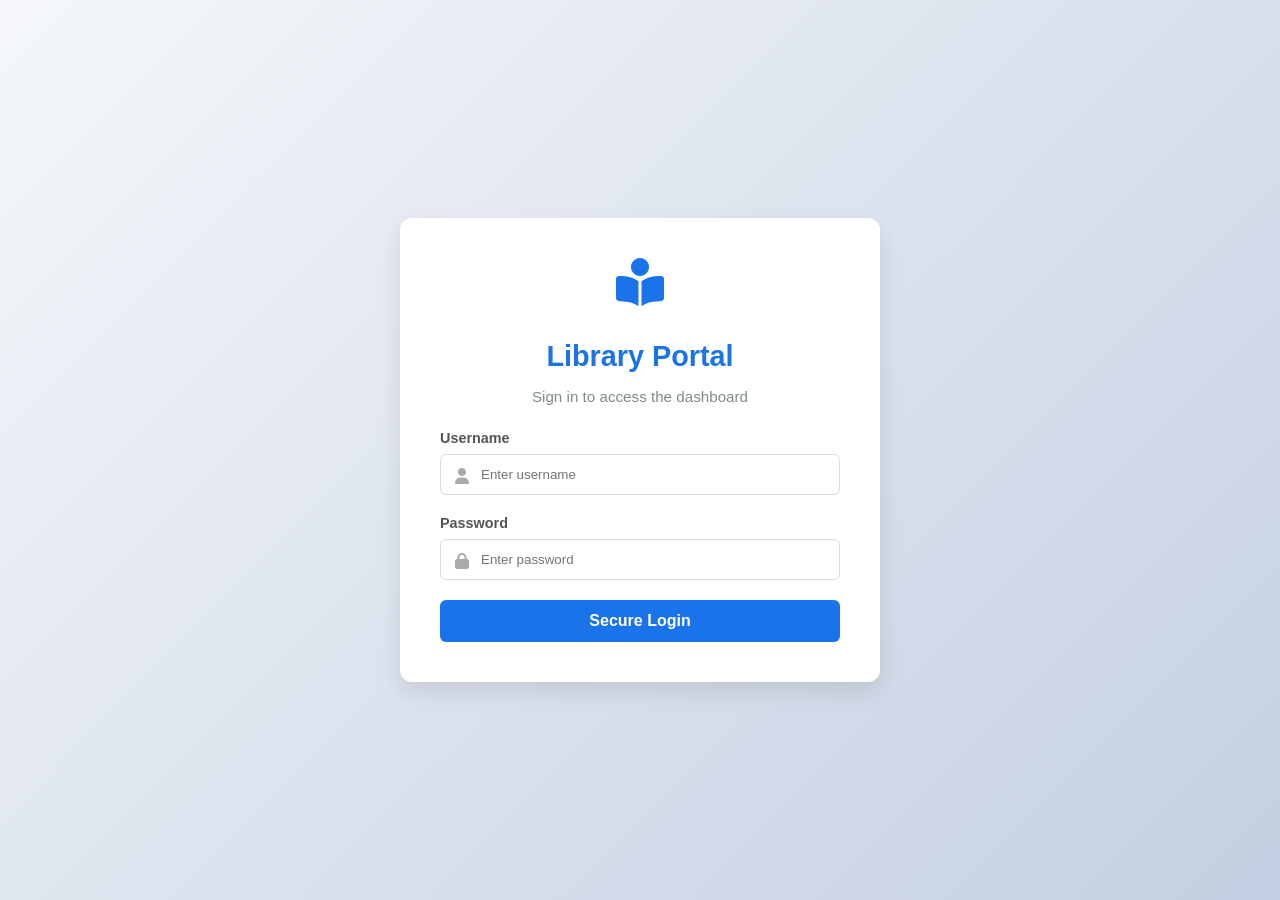
<file: index.html>
<!DOCTYPE html>
<html lang="en">

<head>
    <meta charset="UTF-8">
    <meta name="viewport" content="width=device-width, initial-scale=1.0">
    <title>Library Management System - Admin Portal</title>

    <script>
        if (sessionStorage.getItem('isLoggedIn') !== 'true') {
            window.location.href = 'login.html';
        }
    </script>

    <link rel="stylesheet" href="style.css">
    <link rel="stylesheet" href="https://cdnjs.cloudflare.com/ajax/libs/font-awesome/6.4.0/css/all.min.css">




</head>

<body>

    <div class="app-container">

        <nav class="sidebar" id="sidebar">

            <div class="sidebar-header">
                <div class="logo-text">
                    <i class="fa-solid fa-book-open-reader" style="color: #1a73e8; font-size: 1.5rem;"></i>
             
                    <span style="font-weight: 800; font-size: 1.2rem; margin-left: 10px; color: #1565c0;"> LMS </span>
                </div>
                <i class="fa-solid fa-bars toggle-btn" onclick="toggleSidebar()"></i>
            </div>

          <ul class="nav-links">
    <li class="nav-item" onclick="switchTab('dashboard.html', this)" data-title="Dashboard">
        <i class="fa-solid fa-chart-pie"></i>
      
        <span class="nav-text">Dashboard</span>
    </li>
    <li class="nav-item" onclick="switchTab('books.html', this)" data-title="Manage Books">
        <i class="fa-solid fa-book"></i>
        <span class="nav-text">Manage Books</span>
    </li>
    <li class="nav-item" onclick="switchTab('manage-member.html', this)" data-title="Manage Members">
        <i class="fa-solid fa-users-gear"></i>
        <span class="nav-text">Manage Members</span>
    </li>
    <li class="nav-item" onclick="switchTab('issue-return.html', this)" data-title="Issue & Return">
        <i class="fa-solid fa-right-left"></i>
       
         <span class="nav-text">Issue & Return</span>
    </li>
    <li class="nav-item" onclick="switchTab('attendance.html', this)" data-title="Attendance">
        <i class="fa-solid fa-clipboard-user"></i>
        <span class="nav-text">Attendance</span>
    </li>
    <li class="nav-item" onclick="switchTab('active-issues.html', this)" data-title="Active Issues">
        <i class="fa-solid fa-triangle-exclamation"></i>
        <span class="nav-text">Active Issues</span>
    </li>
    <li class="nav-item" onclick="switchTab('setup.html', this)" data-title="Setup">
        <i class="fa-solid fa-gears"></i>
        <span class="nav-text">Setup</span>
 
    </li>
</ul>

            <div class="sidebar-footer"
                style="margin-top: auto;
                padding: 20px; border-top: 1px solid #e0e0e0; display: flex; flex-direction: column;
                gap: 15px;">

                <div style="display: flex;
                align-items: center; gap: 10px; overflow: hidden;">
                    <div style="min-width: 35px;
                    height: 35px; border-radius: 50%; background: linear-gradient(135deg, #1a73e8, #2575fc); color: white; display: flex; align-items: center; justify-content: center; font-weight: bold;
                    font-size: 1.1rem;"
                        id="userInitials">
                        U
                    </div>
                    <div class="nav-text" style="white-space: nowrap;">
        
                        <div style="font-size: 0.9rem;
                        font-weight: 600; color: #333;" id="displayUserName">Loading...
                        </div>
                        <div style="font-size: 0.75rem;
                        color: #888;" id="displayUserRole">Role</div>
                    </div>
                </div>

                <button onclick="logout()"
                    style="width: 100%;
                    padding: 10px; background: #fee2e2; color: #e74c3c; border: 1px solid #fecaca; border-radius: 6px; cursor: pointer; font-weight: 600; display: flex; align-items: center;
                    justify-content: center; gap: 8px; transition: 0.2s;"
                    onmouseover="this.style.background='#fecaca'" onmouseout="this.style.background='#fee2e2'">
                    <i class="fa-solid fa-right-from-bracket"></i> <span class="nav-text">Logout</span>
                </button>
            </div>

        </nav>

        <main class="content-area">
     
            <iframe src="dashboard.html" id="main-frame" name="main-frame"
                style="width: 100%;
                height: 100%; border: none;"></iframe>
        </main>

    </div>

    <script>
        // 1. Sidebar chota/bada karne ka logic
        function toggleSidebar() {
            const sidebar = document.getElementById('sidebar');
            sidebar.classList.toggle('collapsed');
        }

        // 2. Tab change karne ka logic (Iframe URL change karta hai)
   
        function switchTab(pageUrl, element) {
            document.getElementById('main-frame').src = pageUrl;

            // Saare tabs se active hatao
            document.querySelectorAll('.nav-item').forEach(item => {
                item.classList.remove('active');
            });
            // Click hue tab par active color 
            lagao
            element.classList.add('active');
        }

        // 3. User ki details load karna (From Session Storage)
        document.addEventListener("DOMContentLoaded", () => {
            const userName = sessionStorage.getItem('userName') || 'Admin';
            const userRole = sessionStorage.getItem('userRole') ||
            'Librarian';

            document.getElementById('displayUserName').innerText = userName;
            document.getElementById('displayUserRole').innerText = userRole;
            document.getElementById('userInitials').innerText = userName.charAt(0).toUpperCase();
        });
        // 4. Logout System
        function logout() {
            if (confirm("Are you sure you want to log out from the Library Portal?")) {
                sessionStorage.clear();
                // Browser se credentials uda do
                window.location.href = 'login.html';
                // Wapas lock page pe bhej do
            }
        }
    </script>

<script>
        document.addEventListener("DOMContentLoaded", function() {
            // Saare menu items ko select karo
            const navItems = document.querySelectorAll(".nav-item");
            const sidebar = document.querySelector(".sidebar");
            

            navItems.forEach(item => {
                item.addEventListener("click", function() {
                    // Jaise hi kisi par click ho, check karo menu open hai kya
                    if (sidebar && !sidebar.classList.contains("collapsed")) {
            
                        // Agar open hai toh usko band kar do
                        sidebar.classList.add("collapsed");
                    }
                });
            });
        
});
    </script>
</body> </html>

</body>

</html>
</file>
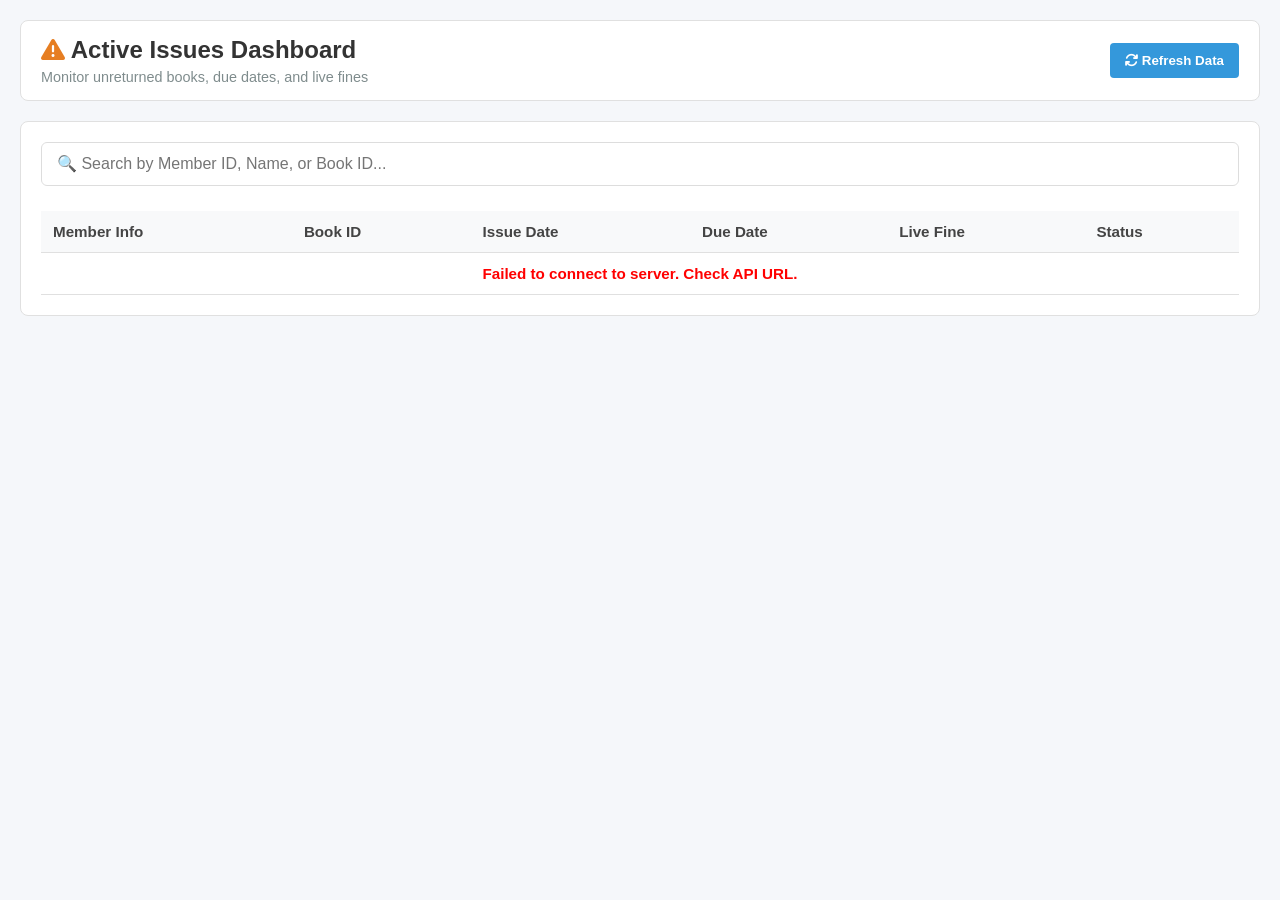
<file: active-issues.html>
<!DOCTYPE html>
<html lang="en">
<head>
    <meta charset="UTF-8">
    <meta name="viewport" content="width=device-width, initial-scale=1.0">
    <title>Active Issues | Library System</title>
    <link rel="stylesheet" href="style.css">
    <link rel="stylesheet" href="https://cdnjs.cloudflare.com/ajax/libs/font-awesome/6.4.0/css/all.min.css">
    <style>
        .search-box { width: 100%; padding: 12px 15px; font-size: 16px; border: 1px solid #ddd; border-radius: 6px; margin-bottom: 15px; outline: none; }
        .search-box:focus { border-color: #3498db; box-shadow: 0 0 5px rgba(52, 152, 219, 0.3); }
        .badge-safe { background: #e8f5e9; color: #2e7d32; padding: 4px 10px; border-radius: 12px; font-size: 0.85rem; font-weight: bold; }
        .badge-danger { background: #ffebee; color: #c62828; padding: 4px 10px; border-radius: 12px; font-size: 0.85rem; font-weight: bold; border: 1px solid #ffcdd2; }
    </style>
</head>
<body class="page-body">

    <div class="page-header animated-box">
        <div class="header-text">
            <h2 style="margin:0;"><i class="fa-solid fa-triangle-exclamation" style="color: #e67e22;"></i> Active Issues Dashboard</h2>
            <p style="margin: 5px 0 0 0; color: #7f8c8d; font-size: 0.9rem;">Monitor unreturned books, due dates, and live fines</p>
        </div>
        <div>
            <button class="btn btn-primary" onclick="fetchActiveIssues()" style="background-color: #3498db; border: none;">
                <i class="fa-solid fa-arrows-rotate"></i> Refresh Data
            </button>
        </div>
    </div>

    <div class="card animated-box" style="overflow-x: auto;">
        <input type="text" id="liveSearch" class="search-box" placeholder="🔍 Search by Member ID, Name, or Book ID..." onkeyup="renderTable()">
        
        <table>
            <thead>
                <tr style="background:#f4f6f7;">
                    <th>Member Info</th>
                    <th>Book ID</th>
                    <th>Issue Date</th>
                    <th>Due Date</th>
                    <th>Live Fine</th>
                    <th>Status</th>
                </tr>
            </thead>
            <tbody id="activeIssuesTableBody">
                </tbody>
        </table>
    </div>

    <script src="active-issues.js"></script>
</body>
</html>
</file>
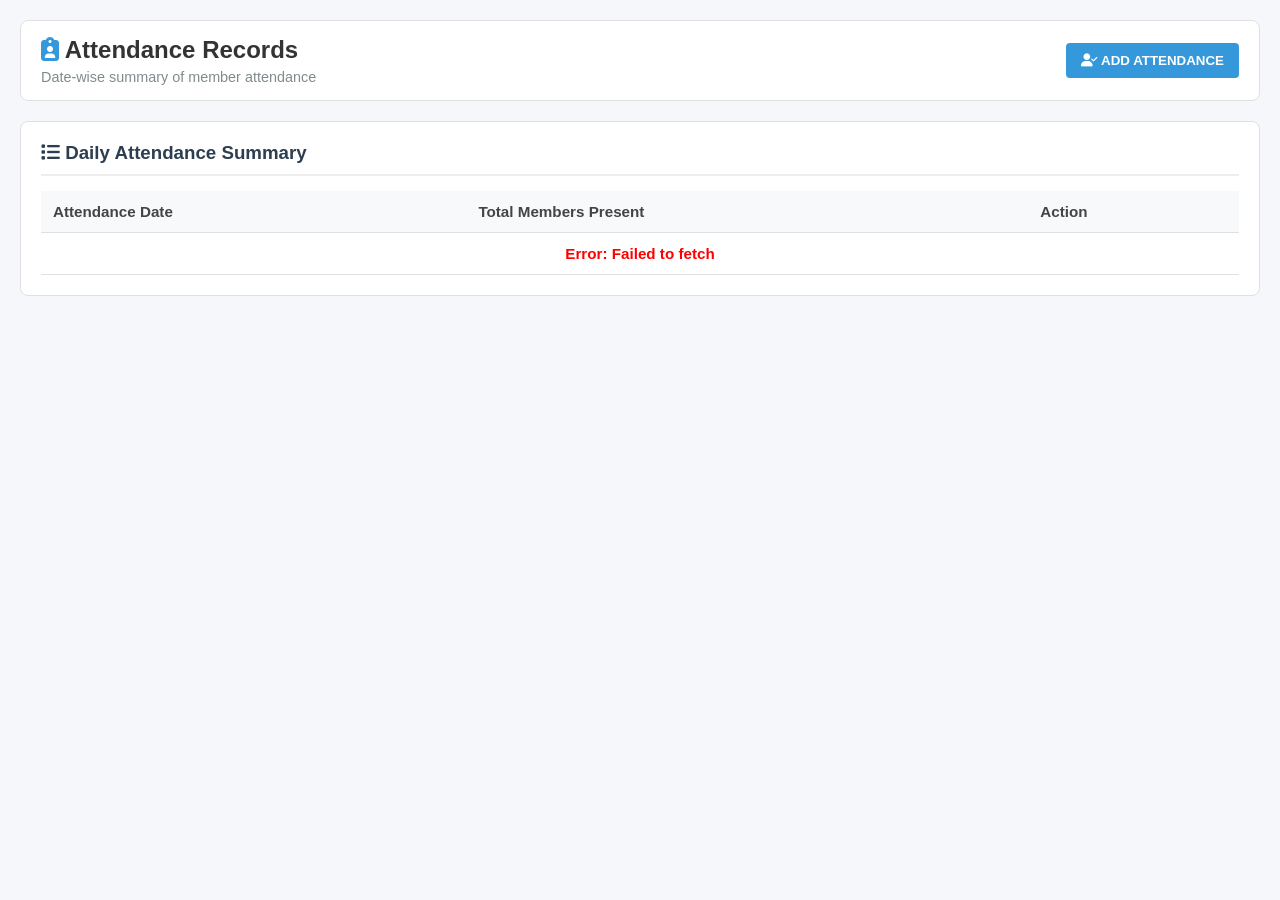
<file: attendance.html>
<!DOCTYPE html>
<html lang="en">
<head>
    <meta charset="UTF-8">
    <meta name="viewport" content="width=device-width, initial-scale=1.0">
    <title>Manage Attendance | Library System</title>
    <link rel="stylesheet" href="style.css">
    <link rel="stylesheet" href="https://cdnjs.cloudflare.com/ajax/libs/font-awesome/6.4.0/css/all.min.css">
    <style>
        .desk-search { width: 100%; padding: 12px 15px; font-size: 16px; border: 1px solid #ddd; border-radius: 6px; margin-bottom: 15px; outline: none; }
        .desk-search:focus { border-color: #3498db; box-shadow: 0 0 5px rgba(52, 152, 219, 0.3); }
        .btn-in { background-color: #27ae60; color: white; border: none; padding: 6px 15px; border-radius: 4px; cursor: pointer; font-weight: bold; margin-right: 5px; }
        .btn-in:disabled { background-color: #a5d6a7; cursor: not-allowed; opacity: 0.6; }
        .btn-out { background-color: #e74c3c; color: white; border: none; padding: 6px 15px; border-radius: 4px; cursor: pointer; font-weight: bold; }
        .btn-out:disabled { background-color: #ef9a9a; cursor: not-allowed; opacity: 0.6; }
        .badge-absent { background: #f2f2f2; color: #7f8c8d; padding: 4px 8px; border-radius: 4px; font-size: 0.8rem; font-weight: bold; }
        .badge-present-active { background: #e8f5e9; color: #2e7d32; padding: 4px 8px; border-radius: 4px; font-size: 0.8rem; font-weight: bold; border: 1px solid #c8e6c9; }
        .badge-present-left { background: #fff3cd; color: #856404; padding: 4px 8px; border-radius: 4px; font-size: 0.8rem; font-weight: bold; border: 1px solid #ffeeba; }
        
        /* 🟢 Action Buttons CSS (Edit / Delete) 🟢 */
        .btn-edit { background-color: #f39c12; color: white; border: none; padding: 6px 12px; border-radius: 4px; cursor: pointer; font-weight: bold; font-size: 13px; margin-right: 5px; }
        .btn-edit:hover { background-color: #e67e22; }
        .btn-delete { background-color: #e74c3c; color: white; border: none; padding: 6px 12px; border-radius: 4px; cursor: pointer; font-weight: bold; font-size: 13px; }
        .btn-delete:hover { background-color: #c0392b; }
    </style>
</head>
<body class="page-body">

    <div class="page-header animated-box">
        <div class="header-text">
            <h2 id="pageTitle" style="margin:0;"><i class="fa-solid fa-clipboard-user" style="color: #3498db;"></i> Attendance Records</h2>
            <p id="pageSubtitle" style="margin: 5px 0 0 0; color: #7f8c8d; font-size: 0.9rem;">Date-wise summary of member attendance</p>
        </div>
        <div id="headerButtons">
            <button class="btn btn-primary" onclick="openDatePromptModal()" style="background-color: #3498db; border: none;">
                <i class="fa-solid fa-user-check"></i> ADD ATTENDANCE
            </button>
        </div>
    </div>

    <div id="historyView" class="card animated-box" style="overflow-x: auto;">
        <h3 style="margin-top: 0; margin-bottom: 15px; border-bottom: 2px solid #eee; padding-bottom: 10px; color: #2c3e50;">
            <i class="fa-solid fa-list"></i> Daily Attendance Summary
        </h3>
        <table>
            <thead>
                <tr style="background:#f8f9fa;">
                    <th>Attendance Date</th>
                    <th>Total Members Present</th>
                    <th>Action</th>
                </tr>
            </thead>
            <tbody id="attendanceSummaryBody"></tbody>
        </table>
    </div>

    <div id="liveDeskView" class="card animated-box" style="display: none; overflow-x: auto;">
        <div style="background: #e3f2fd; padding: 10px 15px; border-radius: 6px; margin-bottom: 15px; font-weight: bold; color: #1565c0; display: flex; justify-content: space-between; align-items: center;">
            <span><i class="fa-solid fa-calendar-day"></i> Marking Attendance For: <span id="displayLiveDate"></span></span>
        </div>
        <input type="text" id="liveSearch" class="desk-search" placeholder="🔍 Search member by ID or Name..." onkeyup="renderLiveDesk()">
        <table>
            <thead>
                <tr style="background:#f4f6f7;">
                    <th>Member ID</th>
                    <th>Full Name</th>
                    <th>Category</th>
                    <th>Status</th>
                    <th>Action (IN / OUT)</th>
                </tr>
            </thead>
            <tbody id="liveDeskTableBody"></tbody>
        </table>
    </div>

    <div class="modal-overlay" id="datePromptModal">
        <div class="modal-box" style="width: 400px; text-align: center;">
            <div class="modal-header" style="justify-content: center; position: relative;">
                <h3><i class="fa-solid fa-calendar-plus" style="color:#3498db;"></i> Select Date</h3>
                <i class="fa-solid fa-xmark close-btn" onclick="closeDatePromptModal()" style="position: absolute; right: 15px; top: 15px;"></i>
            </div>
            <div style="padding: 20px;">
                <p style="margin-top: 0; color: #555; font-size: 14px;">Select the date for which you want to view or mark attendance.</p>
                <input type="date" id="promptDateInput" class="desk-search" style="text-align: center; font-weight: bold;">
                <button id="proceedBtn" class="btn btn-primary w-100" onclick="proceedToLiveDesk()" style="margin-top: 15px; font-size: 16px;">
                    <i class="fa-solid fa-arrow-right-to-bracket"></i> Proceed to Desk
                </button>
            </div>
        </div>
    </div>

    <script src="attendance.js"></script>
</body>
</html>
</file>
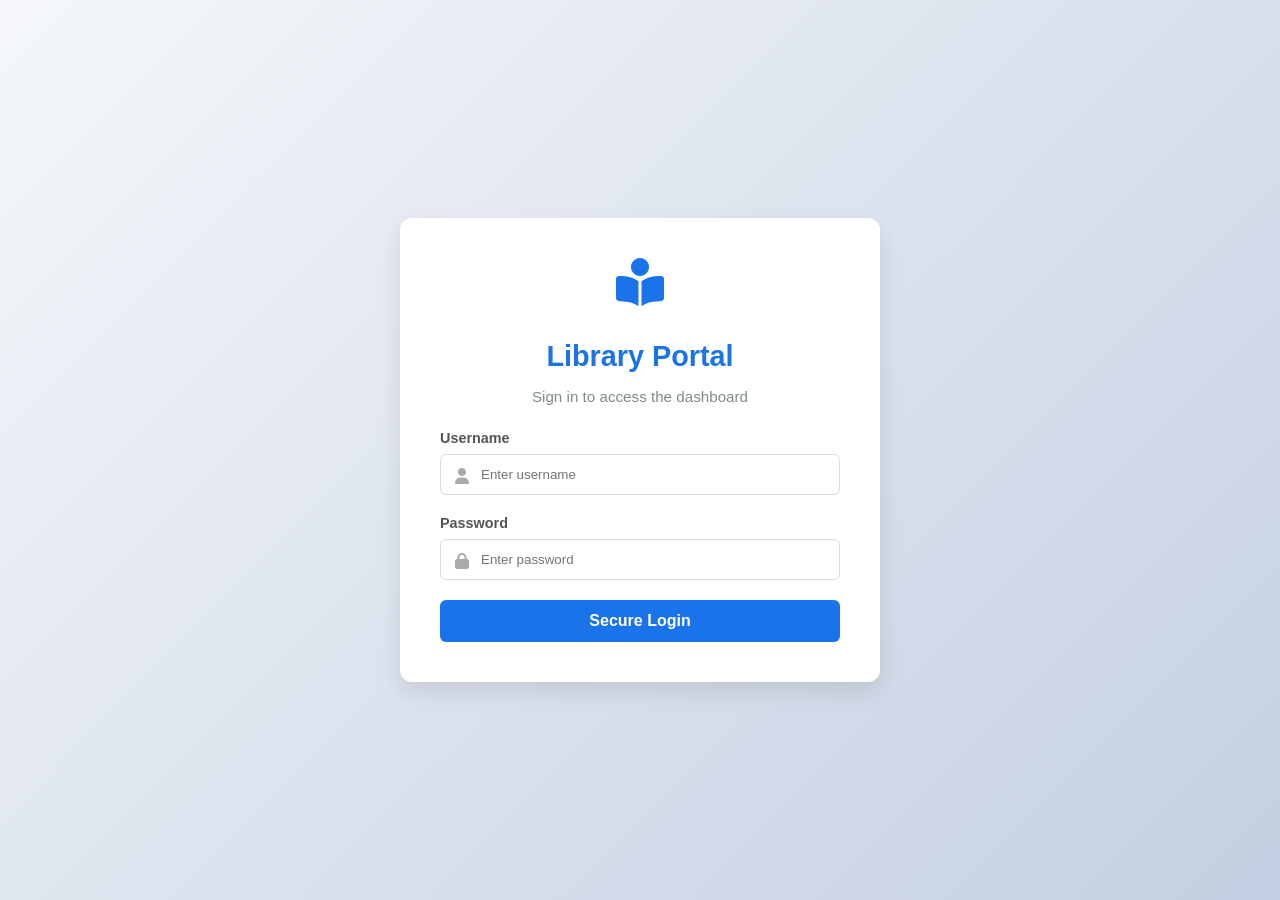
<file: login.html>
<!DOCTYPE html>
<html lang="en">
<head>
    <meta charset="UTF-8">
    <title>LMS Login</title>
    <link rel="stylesheet" href="https://cdnjs.cloudflare.com/ajax/libs/font-awesome/6.4.0/css/all.min.css">
    <style>
        body { margin: 0; padding: 0; font-family: 'Segoe UI', Tahoma, sans-serif; background: linear-gradient(135deg, #f5f7fa 0%, #c3cfe2 100%); height: 100vh; display: flex; align-items: center; justify-content: center; }
        .login-card { background: #fff; padding: 40px; border-radius: 12px; box-shadow: 0 10px 25px rgba(0,0,0,0.1); width: 100%; max-width: 400px; text-align: center; }
        .login-card h2 { color: #1a73e8; margin-bottom: 5px; font-size: 1.8rem; }
        .login-card p { color: #7f8c8d; margin-bottom: 25px; font-size: 0.95rem; }
        .form-group { text-align: left; margin-bottom: 20px; position: relative; }
        .form-group label { display: block; font-size: 0.9rem; font-weight: 600; color: #555; margin-bottom: 8px; }
        .form-group input { width: 100%; padding: 12px 15px 12px 40px; border: 1px solid #ddd; border-radius: 6px; outline: none; box-sizing: border-box; transition: 0.3s; }
        .form-group input:focus { border-color: #1a73e8; box-shadow: 0 0 0 3px rgba(26,115,232,0.1); }
        .form-group i { position: absolute; top: 38px; left: 15px; color: #aaa; }
        .btn-login { width: 100%; padding: 12px; background: #1a73e8; color: white; border: none; border-radius: 6px; font-size: 1rem; font-weight: 600; cursor: pointer; transition: 0.3s; }
        .btn-login:hover { background: #1557b0; }
        #errorMsg { color: #e74c3c; font-size: 0.9rem; margin-top: 15px; display: none; }
    </style>
</head>
<body>

    <div class="login-card">
        <i class="fa-solid fa-book-open-reader" style="font-size: 3rem; color: #1a73e8; margin-bottom: 10px;"></i>
        <h2>Library Portal</h2>
        <p>Sign in to access the dashboard</p>

        <form id="loginForm">
            <div class="form-group">
                <label>Username</label>
                <i class="fa-solid fa-user"></i>
                <input type="text" id="username" required placeholder="Enter username">
            </div>
            <div class="form-group">
                <label>Password</label>
                <i class="fa-solid fa-lock"></i>
                <input type="password" id="password" required placeholder="Enter password">
            </div>
            <button type="submit" class="btn-login" id="loginBtn">Secure Login</button>
            <div id="errorMsg">Invalid credentials. Please try again.</div>
        </form>
    </div>

    <script>
        // YAHAN APNA API URL DAALO
const API_URL = "https://script.google.com/macros/s/AKfycbyE1U8-EgBh-pQHzHM9MtkzBAmzhdYTuqixpOY0i6dbLoTh7-jHsr7xPLccIrOH35Ye/exec"; // APNA URL YAHAN DAALO

        document.getElementById('loginForm').addEventListener('submit', async function(e) {
            e.preventDefault();
            const btn = document.getElementById('loginBtn');
            const errorMsg = document.getElementById('errorMsg');
            
            btn.innerText = "Authenticating...";
            btn.disabled = true;
            errorMsg.style.display = 'none';

            const payload = {
                action: 'login',
                username: document.getElementById('username').value.trim(),
                password: document.getElementById('password').value.trim()
            };

            try {
                const response = await fetch(API_URL, {
                    method: 'POST',
                    body: JSON.stringify(payload)
                });
                const result = await response.json();

                if (result.success) {
                    // Browser ki memory me save kar lo ki banda login ho gaya hai
                    sessionStorage.setItem('isLoggedIn', 'true');
                    sessionStorage.setItem('userName', result.name);
                    sessionStorage.setItem('userRole', result.role);
                    
                    // Main application (index.html) par bhej do
                    window.location.href = 'index.html'; 
                } else {
                    errorMsg.innerText = result.message;
                    errorMsg.style.display = 'block';
                    btn.innerText = "Secure Login";
                    btn.disabled = false;
                }
            } catch (error) {
                errorMsg.innerText = "Connection error. Try again.";
                errorMsg.style.display = 'block';
                btn.innerText = "Secure Login";
                btn.disabled = false;
            }
        });
    </script>
</body>
</html>
</file>
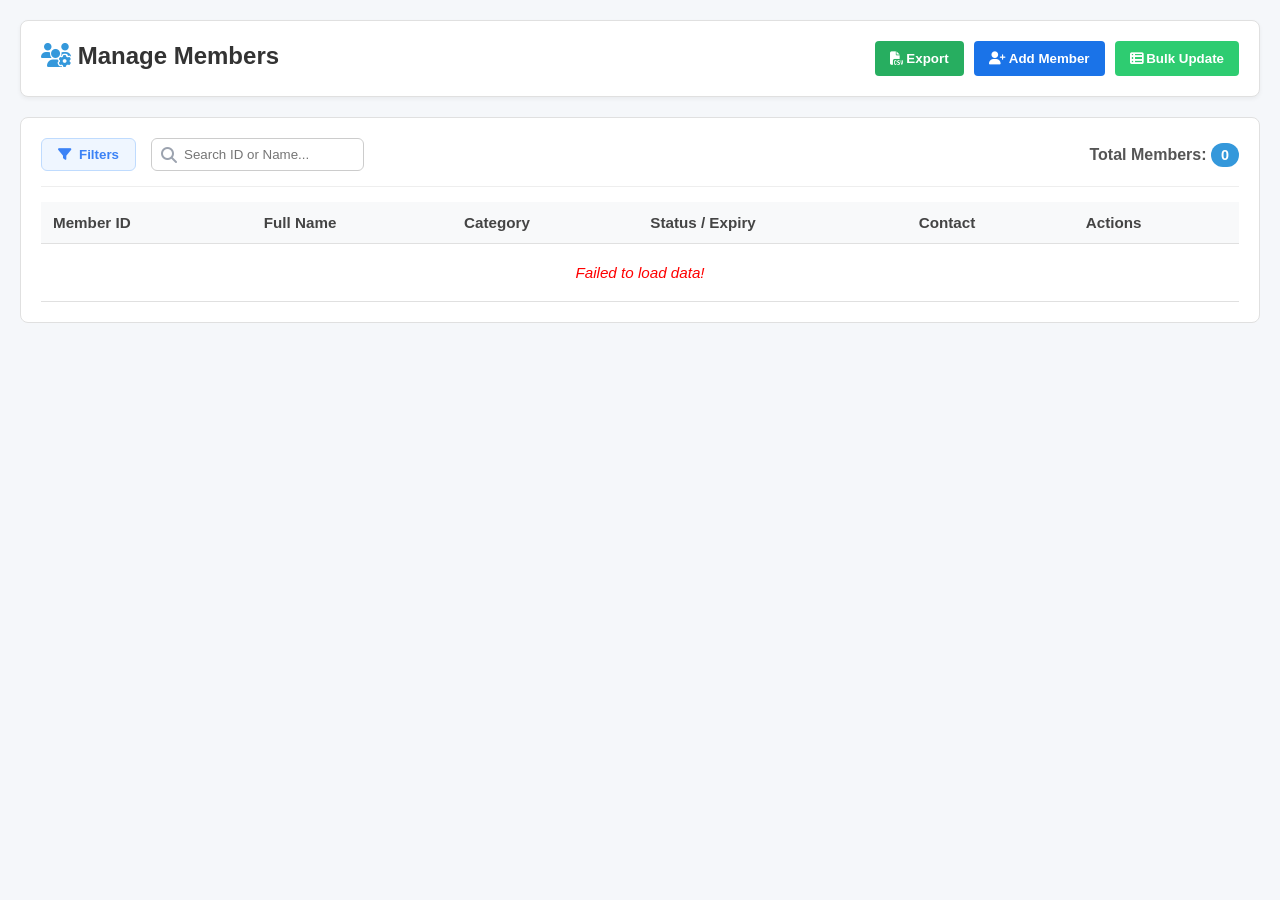
<file: manage-member.html>
<!DOCTYPE html>
<html lang="en">
<head>
    <meta charset="UTF-8">
    <meta name="viewport" content="width=device-width, initial-scale=1.0">
    <title>Manage Members | Library System</title>
    <link rel="stylesheet" href="style.css">
    <link rel="stylesheet" href="https://cdnjs.cloudflare.com/ajax/libs/font-awesome/6.4.0/css/all.min.css">
    <style>
        .bulk-input { padding: 8px; border: 1px solid #ddd; border-radius: 4px; width: 100%; outline: none; font-size: 14px; }
        .bulk-input:focus { border-color: #3498db; }
        .header-actions { display: flex; gap: 10px; }
        .page-header { 
            display: flex; justify-content: space-between; align-items: center; 
            background: white; padding: 20px; border-radius: 8px; 
            box-shadow: 0 2px 4px rgba(0,0,0,0.05); margin-bottom: 20px;
        }
        #memberId { background-color: #f8f9fa; cursor: not-allowed; font-weight: bold; color: #2c3e50; }
        .expiry-badge { padding: 4px 10px; border-radius: 12px; font-size: 0.8rem; font-weight: bold; display: inline-block; white-space: nowrap; }
        .badge-green { background: #e8f5e9; color: #2e7d32; }
        .badge-orange { background: #fff3cd; color: #856404; }
        .badge-red { background: #ffebee; color: #c62828; }
        /* Filter Button CSS */
        .btn-filter { background: #eff6ff; color: #3b82f6; border: 1px solid #bfdbfe; font-weight: 600; padding: 8px 16px; border-radius: 6px; cursor: pointer; display: flex; align-items: center; gap: 8px; transition: 0.2s; }
        .btn-filter:hover { background: #dbeafe; }
    </style>
</head>
<body class="page-body">

    <div class="page-header animated-box">
        <div class="header-text">
            <h2 style="margin:0;"><i class="fa-solid fa-users-gear" style="color: #3498db;"></i> Manage Members</h2>
            <p style="margin: 5px 0 0 0; color: #7f8c8d; font-size: 0.9rem;"></p>
        </div>
       <div class="header-actions">
            <button class="btn btn-success" onclick="exportToExcel()" style="background-color: #27ae60; border: none; color: white;" title="Export current list to Excel">
                <i class="fa-solid fa-file-csv"></i> Export
            </button>
            <button class="btn btn-primary" onclick="openMemberModal()">
                <i class="fa-solid fa-user-plus"></i> Add Member
            </button>
            <button class="btn btn-success" onclick="openBulkUpdateModal()">
                <i class="fa-solid fa-table-list"></i> Bulk Update
            </button>
        </div>
    </div>

    <div class="card animated-box" style="overflow-x: auto;">
        <div style="display: flex; justify-content: space-between; align-items: center; margin-bottom: 15px; flex-wrap: wrap; gap: 10px;">
            <div style="display: flex; align-items: center; gap: 15px;">
                <!-- <h3 style="margin: 0;">Registered Members</h3> -->
                <button class="btn-filter" onclick="openFilterModal()">
                    <i class="fa-solid fa-filter"></i> Filters
                </button>
                <div style="position: relative;">
                    <i class="fa-solid fa-magnifying-glass" style="position: absolute; left: 10px; top: 50%; transform: translateY(-50%); color: #9ca3af;"></i>
                    <input type="text" id="memberSearch" placeholder="Search ID or Name..." onkeyup="renderMembers()" style="padding: 8px 10px 8px 32px; border: 1px solid #ccc; border-radius: 6px; outline: none;">
                </div>
            </div>
            <div style="font-size: 1rem; font-weight: bold; color: #555;">
                Total Members: 
                <span id="memberCountBadge" style="background: #3498db; color: white; padding: 4px 10px; border-radius: 12px; font-size: 0.9rem;">0</span>
            </div>
        </div>
        <hr style="margin: 0 0 15px 0; border:0; border-top:1px solid #eee;">
        
        <table>
            <thead>
                <tr>
                    <th>Member ID</th>
                    <th>Full Name</th>
                    <th>Category</th>
                    <th>Status / Expiry</th>
                    <th>Contact</th>
                    <th>Actions</th>
                </tr>
            </thead>
            <tbody id="memberTableBody">
            </tbody>
        </table>
    </div>

    <div class="modal-overlay" id="filterModal">
        <div class="modal-box" style="width: 450px;">
            <div class="modal-header">
                <h3><i class="fa-solid fa-filter" style="color: #3b82f6;"></i> Advanced Filters</h3>
                <i class="fa-solid fa-xmark close-btn" onclick="closeFilterModal()"></i>
            </div>
            <div style="padding: 20px;">
                <label style="font-weight: bold; display:block; margin-bottom:10px; color:#2c3e50;">Member Category (Select Multiple)</label>
                <div style="display: flex; gap: 15px; margin-bottom: 25px; flex-wrap:wrap; border: 1px solid #eee; padding: 10px; border-radius: 6px; background: #f8f9fa;">
                    <label style="cursor: pointer;"><input type="checkbox" class="cat-filter" value="Student" checked> Student</label>
                    <label style="cursor: pointer;"><input type="checkbox" class="cat-filter" value="Employee" checked> Employee</label>
                    <label style="cursor: pointer;"><input type="checkbox" class="cat-filter" value="Guest" checked> Guest</label>
                </div>

                <label style="font-weight: bold; display:block; margin-bottom:10px; color:#2c3e50;">Membership Status</label>
                <select id="statusFilter" style="width: 100%; padding: 10px; border-radius: 6px; border: 1px solid #ccc; margin-bottom: 25px; outline: none;">
                    <option value="All">All Status</option>
                    <option value="Active">Active Only</option>
                    <option value="Expired">Expired Only</option>
                </select>

                <div style="display: flex; gap: 10px;">
                    <button class="btn btn-primary" style="flex:2; background:#3b82f6; border:none;" onclick="applyFilters()">Apply Filters</button>
                    <button class="btn btn-danger" style="flex:1; background:#e74c3c; border:none;" onclick="clearFilters()">Reset</button>
                </div>
            </div>
        </div>
    </div>

    <div class="modal-overlay" id="memberModal">
        <div class="modal-box" style="width: 500px;">
            <div class="modal-header">
                <h3 id="modalTitle"><i class="fa-solid fa-user-plus"></i> Add New Member</h3>
                <i class="fa-solid fa-xmark close-btn" onclick="closeMemberModal()"></i>
            </div>
            <form id="memberForm" style="padding: 20px;">
                <div class="form-group">
                    <label>Member Type</label>
                    <select id="memberType" required onchange="generateMemberID()">
                        <option value="">-- Select Type --</option>
                        <option value="Student">Student</option>
                        <option value="Employee">Employee</option>
                        <option value="Guest">Guest</option>
                    </select>
                </div>
                <div class="form-group">
                    <label>Member ID (Auto-Generated)</label>
                    <input type="text" id="memberId" readonly placeholder="Select type first...">
                </div>
                <div class="form-group">
                    <label>Full Name</label>
                    <input type="text" id="memberName" required placeholder="e.g. Rahul Sharma">
                </div>
                <div class="form-group">
                    <label>Contact Number</label>
                    <input type="text" id="memberPhone" required placeholder="10-digit mobile number">
                </div>
                <div class="form-group">
                    <label>Email Address</label>
                    <input type="email" id="memberEmail" placeholder="example@email.com">
                </div>
                <div class="form-group" id="durationGroup">
                    <label>Membership Duration</label>
                    <select id="memberDuration" onchange="handleDurationChange()">
                        <option value="1">1 Month</option>
                        <option value="3">3 Months</option>
                        <option value="6">6 Months</option>
                        <option value="12" selected>1 Year</option>
                        <option value="999">Lifetime</option>
                        <option value="custom">Custom Date Range</option>
                    </select>
                </div>
                <div style="display: flex; gap: 15px; margin-bottom: 15px;" id="datesGroup">
                    <div class="form-group" style="flex: 1; margin-bottom: 0;">
                        <label>Join Date</label>
                        <input type="date" id="joinDate" required onchange="handleDurationChange()">
                    </div>
                    <div class="form-group" id="expiryDateContainer" style="flex: 1; margin-bottom: 0;">
                        <label>Expiry Date</label>
                        <input type="date" id="expiryDate" required oninput="document.getElementById('memberDuration').value = 'custom'">
                    </div>
                </div>
                <div style="margin-top: 20px; display: flex; gap: 10px;">
                    <button type="submit" class="btn btn-primary" style="flex: 2;">Save Member</button>
                    <button type="button" class="btn btn-secondary" style="flex: 1;" onclick="closeMemberModal()">Cancel</button>
                </div>
            </form>
        </div>
    </div>

    <div class="modal-overlay" id="renewModal">
        <div class="modal-box" style="width: 450px; text-align: center;">
            <div class="modal-header" style="justify-content: center; position: relative;">
                <h3><i class="fa-solid fa-arrows-rotate" style="color:#2ecc71;"></i> Renew Membership</h3>
                <i class="fa-solid fa-xmark close-btn" onclick="closeRenewModal()" style="position: absolute; right: 15px; top: 15px;"></i>
            </div>
            <form id="renewForm" style="padding: 20px; text-align: left;">
                <input type="hidden" id="renewMemberId">
                <input type="hidden" id="renewOriginalJoinDate">
                <div class="form-group">
                    <label>Member Name</label>
                    <input type="text" id="renewMemberName" readonly style="background:#e9ecef; font-weight:bold;">
                </div>
                <div class="form-group">
                    <label>Select Renewal Duration</label>
                    <select id="renewDuration" required onchange="handleRenewDurationChange()" style="font-weight:bold; color:#333;">
                        <option value="1">1 Month</option>
                        <option value="3">3 Months</option>
                        <option value="6">6 Months</option>
                        <option value="12" selected>1 Year</option>
                        <option value="999">Lifetime</option>
                        <option value="custom">Custom Date Range</option>
                    </select>
                </div>
                <div class="form-group" id="renewExpiryContainer">
                    <label>New Expiry Date</label>
                    <input type="date" id="renewExpiryDate" required style="font-weight:bold;" oninput="document.getElementById('renewDuration').value = 'custom'">
                </div>
                <button type="submit" class="btn btn-success w-100" style="margin-top: 15px;"><i class="fa-solid fa-check-circle"></i> Confirm Renewal</button>
            </form>
        </div>
    </div>

    <div class="modal-overlay" id="bulkUpdateModal">
        <div class="modal-box" style="width: 1200px; max-width: 95%;">
            <div class="modal-header">
                <h3><i class="fa-solid fa-pen-to-square"></i> Bulk Update Members</h3>
                <i class="fa-solid fa-xmark close-btn" onclick="closeBulkUpdateModal()"></i>
            </div>
            <div style="padding: 20px;">
                <div style="max-height: 500px; overflow-y: auto; border: 1px solid #eee; border-radius: 8px;">
                    <table style="min-width: 1000px;">
                        <thead style="position: sticky; top: 0; background: #f8f9fa; z-index: 1;">
                            <tr>
                                <th>ID</th>
                                <th>Full Name</th>
                                <th>Type</th>
                                <th>Phone</th>
                                <th>Duration</th>
                                <th>Join Date</th>
                                <th>Expiry Date</th>
                            </tr>
                        </thead>
                        <tbody id="bulkUpdateTableBody"></tbody>
                    </table>
                </div>
                <button class="btn btn-primary w-100" id="saveBulkBtn" onclick="saveBulkUpdate()" style="margin-top: 15px;">Save All Changes</button>
            </div>
        </div>
    </div>

    <script src="manage-member.js"></script>
</body>
</html>
</file>
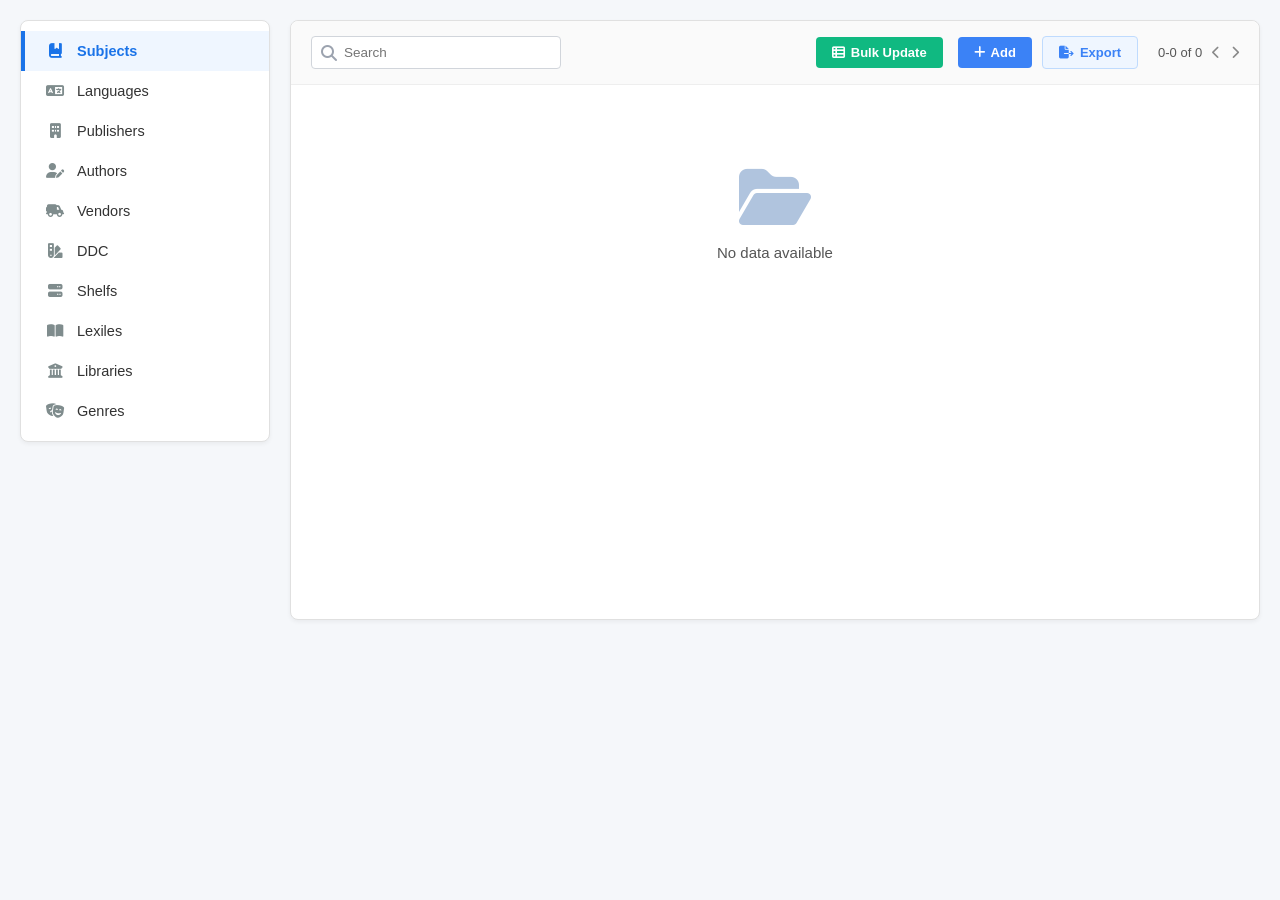
<file: setup.html>
<!DOCTYPE html>
<html lang="en">
<head>
    <meta charset="UTF-8">
    <meta name="viewport" content="width=device-width, initial-scale=1.0">
    <title>Master Setup | Library System</title>
    <link rel="stylesheet" href="style.css">
    <link rel="stylesheet" href="https://cdnjs.cloudflare.com/ajax/libs/font-awesome/6.4.0/css/all.min.css">
    <style>
        .setup-container { display: flex; gap: 20px; align-items: flex-start; }
        .setup-sidebar { width: 250px; background: white; border-radius: 8px; box-shadow: 0 2px 4px rgba(0,0,0,0.05); padding: 10px 0; overflow-y: auto; max-height: 85vh; border: 1px solid #e0e0e0; }
        .setup-item { padding: 12px 20px; cursor: pointer; border-left: 4px solid transparent; font-weight: 500; color: #333; transition: 0.2s; display: flex; align-items: center; gap: 12px; font-size: 14.5px;}
        .setup-item:hover { background: #f3f4f6; }
        .setup-item.active { background: #eff6ff; color: #1a73e8; border-left: 4px solid #1a73e8; font-weight: 600; }
        
        .setup-content { flex-grow: 1; background: white; border-radius: 8px; box-shadow: 0 2px 4px rgba(0,0,0,0.05); border: 1px solid #e0e0e0; min-height: 600px; display: flex; flex-direction: column; }
        
        .content-toolbar { display: flex; justify-content: space-between; align-items: center; padding: 15px 20px; border-bottom: 1px solid #eee; background: #fafafa; border-radius: 8px 8px 0 0; }
        .toolbar-left { display: flex; align-items: center; }
        .search-wrapper { position: relative; width: 250px; }
        .search-wrapper i { position: absolute; left: 10px; top: 50%; transform: translateY(-50%); color: #9ca3af; }
        .search-wrapper input { width: 100%; padding: 8px 10px 8px 32px; border: 1px solid #d1d5db; border-radius: 4px; outline: none; font-size: 13.5px; }
        .search-wrapper input:focus { border-color: #3b82f6; }
        
        .toolbar-right { display: flex; align-items: center; gap: 10px; }
        .btn-toolbar { padding: 8px 16px; border: none; border-radius: 4px; cursor: pointer; font-weight: 600; font-size: 13px; display: flex; align-items: center; gap: 6px; transition: 0.2s; }
        .btn-add { background: #3b82f6; color: white; }
        .btn-add:hover { background: #2563eb; }
        .btn-export { background: #eff6ff; color: #3b82f6; border: 1px solid #bfdbfe; }
        .btn-export:hover { background: #dbeafe; }
        .btn-bulk { background: #10b981; color: white; margin-right: 5px; }
        .btn-bulk:hover { background: #059669; }

        .pagination-text { font-size: 13px; color: #555; font-weight: 500; margin-left: 10px; display: flex; align-items: center; gap: 10px; }
        .pagination-arrows i { cursor: pointer; color: #888; transition: 0.2s; }
        .pagination-arrows i:hover { color: #333; }

        .setup-table-wrapper { padding: 0; overflow-x: auto; flex-grow: 1; }
        .setup-table { width: 100%; border-collapse: collapse; }
        .setup-table th { background: #f4f6f7; color: #444; font-weight: 600; padding: 12px 20px; font-size: 13px; border-bottom: 2px solid #eee; text-align: left; }
        .setup-table td { padding: 12px 20px; border-bottom: 1px solid #eee; font-size: 14px; color: #333; }
        
        .action-dropdown { position: relative; display: inline-block; }
        .btn-action-trigger { background: #f3f4f6; border: none; color: #555; width: 32px; height: 32px; border-radius: 50%; cursor: pointer; display: flex; align-items: center; justify-content: center; transition: 0.2s; font-size: 14px; }
        .btn-action-trigger:hover, .btn-action-trigger.active { background: #e5e7eb; color: #1a73e8; }
        .action-menu { position: absolute; right: 0; top: 35px; background: white; border: 1px solid #eee; box-shadow: 0 4px 12px rgba(0,0,0,0.1); border-radius: 6px; width: 140px; z-index: 1000; opacity: 0; visibility: hidden; transform: translateY(-10px); transition: 0.2s; }
        .action-menu.show { opacity: 1; visibility: visible; transform: translateY(0); }
        .action-menu a { display: block; padding: 10px 15px; color: #333; text-decoration: none; font-size: 13px; cursor: pointer; transition: 0.2s; }
        .action-menu a i { width: 16px; text-align: center; margin-right: 8px; color: #777; }
        .action-menu a:hover { background: #f8f9fa; }
        .action-menu a.text-danger { color: #e74c3c; }
        .action-menu a.text-danger i { color: #e74c3c; }
        
        .empty-state { text-align: center; padding: 80px 20px; display: none; }
        .empty-state i { font-size: 4rem; color: #b0c4de; margin-bottom: 15px; }
        .empty-state p { color: #555; font-size: 15px; font-weight: 500; }

        .bulk-input { padding: 10px; border: 1px solid #d1d5db; border-radius: 4px; width: 100%; outline: none; font-size: 14px; margin-bottom: 15px; }
        .bulk-input:focus { border-color: #1a73e8; }
    </style>
</head>
<body class="page-body">

    <div class="setup-container animated-box">
        <div class="setup-sidebar" id="setupSidebar"></div>

        <div class="setup-content">
            <div class="content-toolbar">
                <div class="toolbar-left">
                    <button class="btn-toolbar" id="btnBackToShelfs" onclick="selectTab('Shelfs')" style="display: none; margin-right: 15px; background: white; color: #333; border: 1px solid #d1d5db;">
                        <i class="fa-solid fa-arrow-left"></i> Back
                    </button>
                    <div class="search-wrapper">
                        <i class="fa-solid fa-magnifying-glass"></i>
                        <input type="text" id="setupSearch" placeholder="Search" onkeyup="renderTable(currentConfig.id)">
                    </div>
                </div>
                <div class="toolbar-right">
                    <button class="btn-toolbar btn-bulk" onclick="openSetupBulkUpdateModal()">
                        <i class="fa-solid fa-table-list"></i> Bulk Update
                    </button>
                    <button class="btn-toolbar btn-add" onclick="openSetupModal()" id="btnAddRecord">
                        <i class="fa-solid fa-plus"></i> Add
                    </button>
                    <button class="btn-toolbar btn-export" onclick="exportSetupData()">
                        <i class="fa-solid fa-file-export"></i> Export
                    </button>
                    <div class="pagination-text">
                        <span id="pageCountText">0-0 of 0</span>
                        <span class="pagination-arrows"><i class="fa-solid fa-chevron-left"></i> &nbsp; <i class="fa-solid fa-chevron-right"></i></span>
                    </div>
                </div>
            </div>
            
            <div class="setup-table-wrapper">
                <table class="setup-table" id="setupTable">
                    <thead id="setupTableHead"><tr></tr></thead>
                    <tbody id="setupTableBody"></tbody>
                </table>
                
                <div class="empty-state" id="setupEmptyState">
                    <i class="fa-solid fa-folder-open"></i>
                    <p>No data available</p>
                </div>
                
                <div id="setupLoader" style="text-align: center; padding: 50px; color: #777;">
                    <div class="spinner"></div><p>Loading...</p>
                </div>
            </div>
        </div>
    </div>

    <div class="modal-overlay" id="setupModal">
        <div class="modal-box" style="width: 450px;">
            <div class="modal-header">
                <h3 id="modalTitle" style="color: #1a73e8; margin:0;"><i class="fa-solid fa-pen-to-square"></i> Record</h3>
                <i class="fa-solid fa-xmark close-btn" onclick="closeSetupModal()"></i>
            </div>
            <form id="setupForm" style="padding: 20px;">
                <input type="hidden" id="editRecordId">
                <div id="dynamicFormFields"></div>
                <div style="margin-top: 20px; display: flex; justify-content: flex-end; gap: 10px;">
                    <button type="button" class="btn btn-secondary" onclick="closeSetupModal()" style="background: white; border: 1px solid #ccc; color:#333;">Cancel</button>
                    <button type="submit" class="btn btn-primary" id="btnSaveSetup" style="background:#1a73e8;">Apply</button>
                </div>
            </form>
        </div>
    </div>

    <div class="modal-overlay" id="setupBulkModal">
        <div class="modal-box" style="width: 900px; max-width: 95%;">
            <div class="modal-header">
                <h3 id="bulkModalTitle" style="color: #1a73e8; margin:0;"><i class="fa-solid fa-table-list"></i> Bulk Update</h3>
                <i class="fa-solid fa-xmark close-btn" onclick="closeSetupBulkUpdateModal()"></i>
            </div>
            <div style="padding: 20px;">
                <div style="max-height: 500px; overflow-x: auto; overflow-y: auto; border: 1px solid #eee; border-radius: 8px;">
                    <table class="setup-table" style="min-width: max-content;">
                        <thead id="setupBulkTableHead"><tr></tr></thead>
                        <tbody id="setupBulkTableBody"></tbody>
                    </table>
                </div>
                <div style="margin-top: 20px; display: flex; justify-content: flex-end; gap: 10px;">
                    <button class="btn btn-secondary" onclick="closeSetupBulkUpdateModal()" style="background: white; border: 1px solid #ccc; color:#333;">Cancel</button>
                    <button class="btn btn-primary" id="btnSaveBulkSetup" onclick="saveSetupBulkUpdate()" style="background:#10b981; border:none;">Save All Changes</button>
                </div>
            </div>
        </div>
    </div>

    <script src="setup.js"></script>
</body>
</html>
</file>
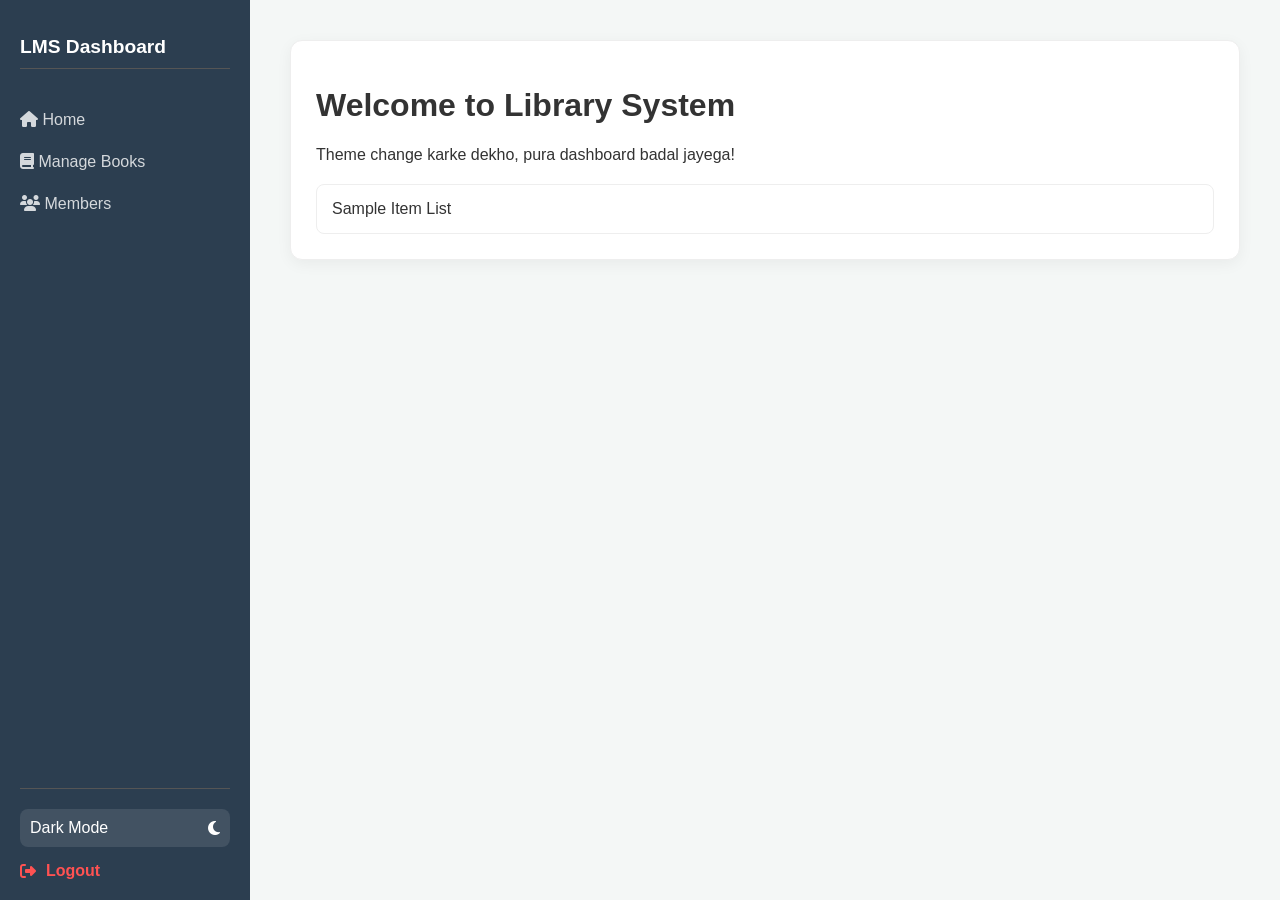
<file: theme.html>
<!DOCTYPE html>
<html lang="en">
<head>
    <meta charset="UTF-8">
    <meta name="viewport" content="width=device-width, initial-scale=1.0">
    <title>Theme & Sidebar Preview</title>
    <link rel="stylesheet" href="https://cdnjs.cloudflare.com/ajax/libs/font-awesome/6.4.0/css/all.min.css">
    
    <style>
        /* 1. CSS VARIABLES (Theme Colors) */
        :root {
            --sidebar-bg: #2c3e50;
            --sidebar-text: #ffffff;
            --main-bg: #f4f7f6;
            --card-bg: #ffffff;
            --text-color: #333333;
            --border-color: #eeeeee;
        }

        [data-theme="dark"] {
            --sidebar-bg: #1a1a1a;
            --sidebar-text: #e0e0e0;
            --main-bg: #121212;
            --card-bg: #1e1e1e;
            --text-color: #e0e0e0;
            --border-color: #333333;
        }

        body {
            margin: 0;
            display: flex;
            font-family: 'Segoe UI', sans-serif;
            background-color: var(--main-bg);
            color: var(--text-color);
            transition: 0.3s;
        }

        /* 2. SIDEBAR STYLE */
        .sidebar {
            width: 250px;
            height: 100vh;
            background-color: var(--sidebar-bg);
            color: var(--sidebar-text);
            display: flex;
            flex-direction: column;
            padding: 20px;
            box-sizing: border-box;
            position: fixed;
        }

        .sidebar h2 { font-size: 1.2rem; margin-bottom: 30px; border-bottom: 1px solid #555; padding-bottom: 10px; }

        .nav-links { flex-grow: 1; }
        .nav-links div { padding: 12px 0; cursor: pointer; opacity: 0.8; }
        .nav-links div:hover { opacity: 1; }

        /* 3. THEME TOGGLE (LOGOUT KE UPAR) */
        .sidebar-footer {
            border-top: 1px solid #555;
            padding-top: 20px;
        }

        .theme-switch-wrapper {
            display: flex;
            align-items: center;
            justify-content: space-between;
            margin-bottom: 15px; /* Logout se thoda upar */
            padding: 10px;
            background: rgba(255,255,255,0.1);
            border-radius: 8px;
            cursor: pointer;
        }

        .logout-btn {
            color: #ff5252;
            cursor: pointer;
            font-weight: bold;
            display: flex;
            align-items: center;
            gap: 10px;
        }

        /* 4. MAIN CONTENT */
        .main-content {
            margin-left: 250px;
            padding: 40px;
            width: 100%;
        }

        .card {
            background: var(--card-bg);
            padding: 25px;
            border-radius: 12px;
            border: 1px solid var(--border-color);
            box-shadow: 0 4px 15px rgba(0,0,0,0.05);
        }
    </style>
</head>
<body>

    <div class="sidebar">
        <h2>LMS Dashboard</h2>
        
        <div class="nav-links">
            <div><i class="fa-solid fa-house"></i> Home</div>
            <div><i class="fa-solid fa-book"></i> Manage Books</div>
            <div><i class="fa-solid fa-users"></i> Members</div>
        </div>

        <div class="sidebar-footer">
            <div class="theme-switch-wrapper" id="theme-toggle">
                <span id="theme-text">Dark Mode</span>
                <i class="fa-solid fa-moon" id="theme-icon"></i>
            </div>

            <div class="logout-btn">
                <i class="fa-solid fa-right-from-bracket"></i> Logout
            </div>
        </div>
    </div>

    <div class="main-content">
        <div class="card">
            <h1>Welcome to Library System</h1>
            <p>Theme change karke dekho, pura dashboard badal jayega!</p>
            <div style="margin-top:20px; padding:15px; border:1px solid var(--border-color); border-radius:8px;">
                Sample Item List
            </div>
        </div>
    </div>

    <script>
        const themeToggle = document.getElementById('theme-toggle');
        const themeIcon = document.getElementById('theme-icon');
        const themeText = document.getElementById('theme-text');
        const htmlElement = document.documentElement;

        // Check for saved theme
        const savedTheme = localStorage.getItem('lms-theme') || 'light';
        applyTheme(savedTheme);

        themeToggle.addEventListener('click', () => {
            const currentTheme = htmlElement.getAttribute('data-theme');
            const newTheme = currentTheme === 'dark' ? 'light' : 'dark';
            applyTheme(newTheme);
        });

        function applyTheme(theme) {
            htmlElement.setAttribute('data-theme', theme);
            localStorage.setItem('lms-theme', theme);
            
            if (theme === 'dark') {
                themeIcon.className = 'fa-solid fa-sun';
                themeText.innerText = 'Light Mode';
                themeToggle.style.background = 'rgba(255,255,0,0.2)'; // Yellowish tint for dark mode
            } else {
                themeIcon.className = 'fa-solid fa-moon';
                themeText.innerText = 'Dark Mode';
                themeToggle.style.background = 'rgba(255,255,255,0.1)';
            }
        }
    </script>
</body>
</html>
</file>
<file: style.css>
/* =========================================
   MASTER STYLESHEET (style.css)
========================================= */
* { margin: 0; padding: 0;
box-sizing: border-box; font-family: 'Segoe UI', Tahoma, Geneva, Verdana, sans-serif; }
body { background-color: #f5f7fa; color: #333;
}

/* --- App Shell & Sidebar --- */
.app-container { display: flex; height: 100vh; overflow: hidden; }
.sidebar { width: 260px;
background: #fff; border-right: 1px solid #e0e0e0; display: flex; flex-direction: column; transition: width 0.3s; }
.sidebar.collapsed { width: 70px;
}
.sidebar-header { padding: 20px; background: #e3f2fd; color: #1565c0; display: flex; justify-content: space-between; align-items: center; border-bottom: 1px solid #e0e0e0;
}
.sidebar.collapsed .sidebar-header { justify-content: center; padding: 20px 0; }
.sidebar.collapsed .logo-text { display: none; }
.toggle-btn { cursor: pointer; font-size: 1.2rem;
}
.nav-list { list-style: none; padding: 10px 0; }
.nav-item { padding: 15px 20px; cursor: pointer; display: flex; align-items: center; gap: 15px;
border-bottom: 1px solid #f0f0f0; color: #2c3e50; white-space: nowrap; transition: 0.2s; }
.nav-item i { font-size: 18px; color: #5c6bc0; width: 20px;
text-align: center; }
.nav-item:hover { background: #f8f9fa; }
.nav-item.active { background: #e8f0fe; color: #1a73e8; border-left: 4px solid #1a73e8; font-weight: 600;
}
.sidebar.collapsed .nav-item { justify-content: center; padding: 15px 0; }
.sidebar.collapsed .nav-text { display: none;
}

/* --- Main Area --- */
.content-area { flex: 1; background: #f5f7fa; display: flex; flex-direction: column; }
#main-frame { width: 100%;
height: 100%; border: none; }

/* --- Common Page Styles --- */
.page-body { padding: 20px; height: 100vh; overflow-y: auto;
}
.page-header { background: #fff; padding: 15px 20px; border-radius: 8px; border: 1px solid #e0e0e0; margin-bottom: 20px; display: flex; justify-content: space-between;
align-items: center; }
.card { background: #fff; border: 1px solid #e0e0e0; border-radius: 8px; padding: 20px; margin-bottom: 20px; }
.grid-2 { display: grid;
grid-template-columns: 1fr 1fr; gap: 20px; }
.grid-3 { display: grid; grid-template-columns: repeat(3, 1fr); gap: 20px; }
.grid-4 { display: grid;
grid-template-columns: repeat(4, 1fr); gap: 15px; }

/* --- Forms & Buttons --- */
.form-group { display: flex; flex-direction: column; gap: 5px;
margin-bottom: 15px; }
.form-group label { font-size: 0.9rem; font-weight: 600; color: #555; }
input, select { padding: 10px; border: 1px solid #ccc;
border-radius: 4px; outline: none; width: 100%; }
.btn { padding: 10px 15px; border: none; border-radius: 4px; cursor: pointer; font-weight: 600;
color: white; transition: 0.2s; }
.btn-primary { background: #1a73e8; }
.btn-primary:hover { background: #1557b0; }
.btn-danger { background: #e74c3c; }
.btn-success { background: #2ecc71;
}
.w-100 { width: 100%; }

/* --- Tables --- */
table { width: 100%; border-collapse: collapse; margin-top: 10px;
}
th, td { padding: 12px; text-align: left; border-bottom: 1px solid #e0e0e0; font-size: 0.95rem; }
th { background: #f8f9fa; font-weight: 600;
color: #444; }
.empty-msg { text-align: center; color: #888; padding: 20px; font-style: italic;
}

/* --- Dashboard Specific --- */
.stat-card { padding: 20px; border-radius: 8px; color: white; display: flex; justify-content: space-between; align-items: center;
}
.stat-card h3 { font-size: 1rem; font-weight: 500; margin-bottom: 5px; }
.stat-card h1 { font-size: 2rem; }
.bg-blue { background: #3498db;
} .bg-green { background: #2ecc71; } .bg-orange { background: #e67e22;
}

/* =========================================
   MODAL ANIMATIONS (POPUP)
========================================= */
.modal-overlay {
    position: fixed; top: 0; left: 0; width: 100%;
height: 100%;
    background: rgba(0,0,0,0.5); display: flex; align-items: center; justify-content: center; z-index: 1000;
    opacity: 0; visibility: hidden;
transition: opacity 0.3s ease, visibility 0.3s ease;
}
.modal-box {
    background: white; padding: 25px; border-radius: 8px; width: 450px;
max-width: 90%;
    box-shadow: 0 4px 15px rgba(0,0,0,0.2);
    transform: translateY(-20px) scale(0.95); transition: transform 0.3s cubic-bezier(0.175, 0.885, 0.32, 1.275);
}
.modal-overlay.show { opacity: 1; visibility: visible; }
.modal-overlay.show .modal-box { transform: translateY(0) scale(1); }
.modal-header { display: flex; justify-content: space-between; align-items: center;
margin-bottom: 20px; }
.close-btn { cursor: pointer; font-size: 1.2rem; color: #888; }
.close-btn:hover { color: #333;
}

/* --- Badges & Spinners --- */
.status-badge { padding: 5px 10px; border-radius: 12px; font-size: 0.85rem; font-weight: 600;
}
.status-avail { background: #e8f5e9; color: #2e7d32; }
.status-issued { background: #fff3e0; color: #e65100; }

.spinner-container { text-align: center; padding: 30px 20px;
color: #666; font-weight: 500; }
.spinner { width: 40px; height: 40px; border: 4px solid #e3f2fd; border-top: 4px solid #1565c0; border-radius: 50%;
animation: spin 1s linear infinite; margin: 0 auto 15px auto; }
@keyframes spin { 0% { transform: rotate(0deg);
} 100% { transform: rotate(360deg); } }


/* Select2 Dropdown ko sundar banane ke liye */
        .select2-container .select2-selection--single {
            height: 38px !important;
border: 1px solid #ccc !important;
            border-radius: 4px !important;
            display: flex;
            align-items: center;
}
        .select2-container--default .select2-selection--single .select2-selection__arrow {
            height: 36px !important;
}




        /* 🟢 SIDEBAR TOOLTIP MAGIC (Only works when sidebar is closed) 🟢 */

/* Agar sidebar 'collapsed' class use karta hai */
.sidebar.collapsed .nav-links .nav-item {
    position: relative;
overflow: visible; /* Zaruri hai taaki tooltip kate nahi */
}

/* Tooltip Text Box */
.sidebar.collapsed .nav-links .nav-item::after {
    content: attr(data-title);
position: absolute;
    left: calc(100% + 20px); /* Sidebar ke bahar right side me */
    top: 50%;
transform: translateY(-50%);
    background: #3498db; /* Tera LMS Theme Blue Color */
    color: white;
    padding: 8px 15px;
border-radius: 6px;
    font-size: 14px;
    font-weight: 500;
    white-space: nowrap;
    opacity: 0;
    pointer-events: none;
    transition: all 0.3s ease;
    z-index: 1000;
box-shadow: 0 4px 6px rgba(0,0,0,0.1);
}

/* 🟢 1. TOOLTIP STRICTLY FOR CLOSED SIDEBAR ONLY 🟢 */
/* Jab tak sidebar me .collapsed class nahi hogi, tooltip exist hi nahi karega */

.sidebar.collapsed .nav-links .nav-item::after {
    content: attr(data-title);
position: absolute;
    left: calc(100% + 20px);
    top: 50%;
    transform: translateY(-50%);
    background: #3498db;
/* Tera blue color */
    color: white;
    padding: 8px 15px;
    border-radius: 6px;
    font-size: 14px;
    font-weight: 500;
white-space: nowrap;
    opacity: 0;
    visibility: hidden;
    pointer-events: none;
    transition: all 0.3s ease;
    z-index: 1000;
    box-shadow: 0 4px 6px rgba(0,0,0,0.1);
}

.sidebar.collapsed .nav-links .nav-item::before {
    content: '';
    position: absolute;
    left: calc(100% + 10px);
    top: 50%;
    transform: translateY(-50%);
border-width: 6px;
    border-style: solid;
    border-color: transparent #3498db transparent transparent;
    opacity: 0;
    visibility: hidden;
    pointer-events: none;
    transition: all 0.3s ease;
z-index: 1000;
}

/* 🟢 2. HOVER EFFECT (Sirf close hone par slide karega) 🟢 */
.sidebar.collapsed .nav-links .nav-item:hover::after {
    opacity: 1;
visibility: visible;
    left: calc(100% + 10px);
}

.sidebar.collapsed .nav-links .nav-item:hover::before {
    opacity: 1;
    visibility: visible;
left: calc(100% - 2px);
}
</file>
